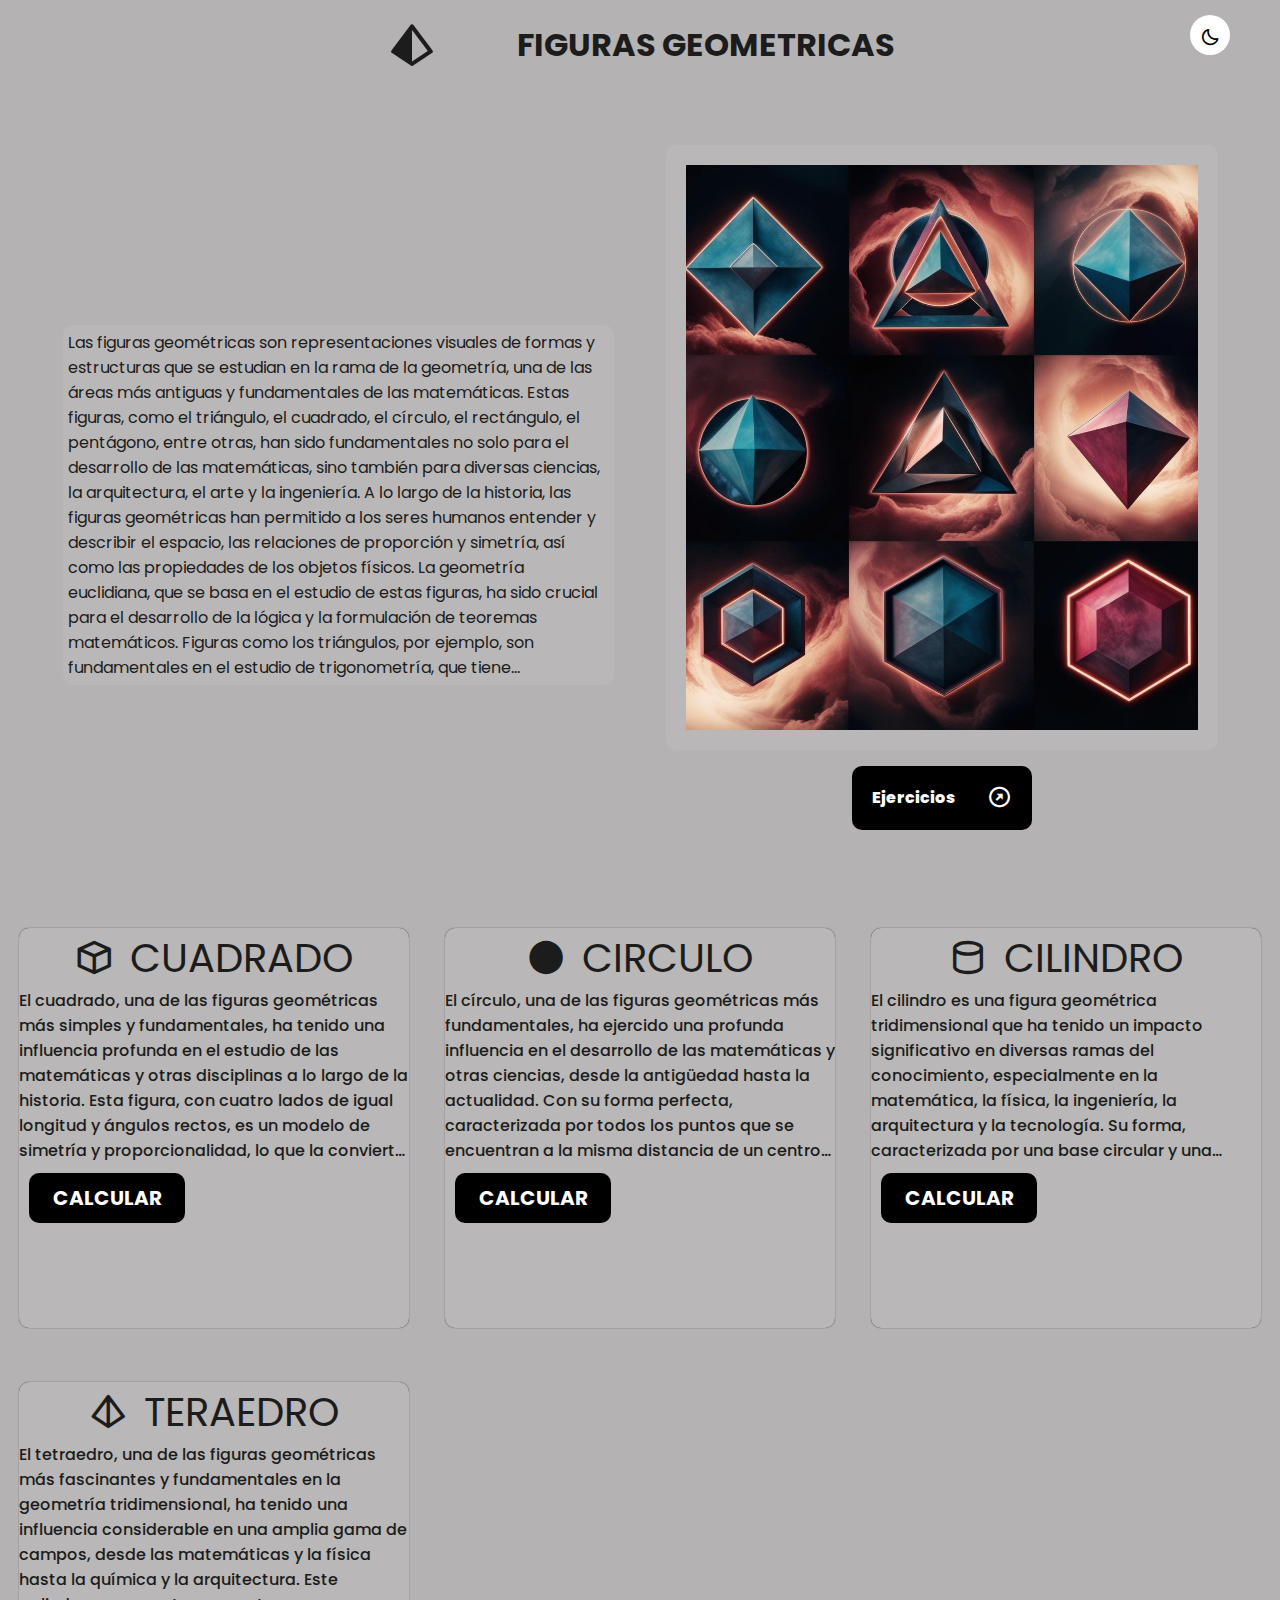
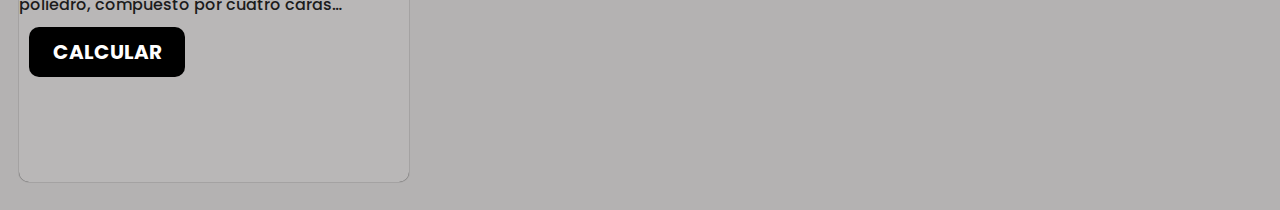
<file: index.html>
<!DOCTYPE html>
<html lang="en">
<head>
    <meta charset="UTF-8">
    <meta name="viewport" content="width=device-width, initial-scale=1.0">
    <title>Document</title>
    <link rel="stylesheet" href="/style/style.css">
    <link href='https://unpkg.com/boxicons@2.1.4/css/boxicons.min.css' rel='stylesheet'>
</head>
<body>
    <button class="darkmode">
       
            <i class='bx bx-sun sun  mode'></i>
            <i class='bx bx-moon moon mode'  ></i>
     
    </button>


    <header class="head">
        <i class='bx bxs-pyramid triangle'></i>
        <h1 class="title">FIGURAS GEOMETRICAS</h1>
    </header>
    
    <nav class="description">
        <aside class="text-description">
            <p class="des-text">
                Las figuras geométricas son representaciones visuales de formas y estructuras que se estudian en la rama de la geometría, una de las áreas más antiguas y fundamentales de las matemáticas. Estas figuras, como el triángulo, el cuadrado, el círculo, el rectángulo, el pentágono, entre otras, han sido fundamentales no solo para el desarrollo de las matemáticas, sino también para diversas ciencias, la arquitectura, el arte y la ingeniería.

A lo largo de la historia, las figuras geométricas han permitido a los seres humanos entender y describir el espacio, las relaciones de proporción y simetría, así como las propiedades de los objetos físicos. La geometría euclidiana, que se basa en el estudio de estas figuras, ha sido crucial para el desarrollo de la lógica y la formulación de teoremas matemáticos. Figuras como los triángulos, por ejemplo, son fundamentales en el estudio de trigonometría, que tiene aplicaciones en campos tan diversos como la navegación, la astronomía y la física.

La influencia de las figuras geométricas se extiende más allá de las matemáticas. En la arquitectura, las estructuras y edificios son diseñados teniendo en cuenta principios geométricos para lograr estabilidad, estética y funcionalidad. Además, en el arte, los artistas han utilizado formas geométricas para crear composiciones visualmente atractivas, como se observa en el cubismo de artistas como Pablo Picasso.

En la ciencia moderna, conceptos geométricos como la simetría, las transformaciones y los cuerpos geométricos son clave en el estudio de la física teórica, la computación gráfica y la biología. Por ejemplo, en la biología se estudian las formas geométricas presentes en organismos vivos, como las estructuras celulares, patrones de crecimiento o la disposición de las hojas en las plantas.

En resumen, las figuras geométricas no solo han sido fundamentales para el desarrollo del conocimiento matemático, sino que también han tenido un impacto profundo en diversas áreas del saber humano, proporcionando herramientas para analizar, comprender y crear en múltiples disciplinas.
            </p>
        </aside>
        <aside class="image-link">
            <img src="/img/crea una imagen de 6  figuras geométricas  como cuadrado, triangulo.jpg" alt="">
            <a href="#exer" class="link-inside"><span>Ejercicios</span> <i class='bx bx-right-top-arrow-circle row'></i></a>
        </aside>
    </nav>

    <nav class="exercise" id="exer">
        <aside class="figure1 contain">
            <div class="ti">
                <i class='bx bx-cube cuadrado icon'></i>
                <span class="tle">CUADRADO</span>
            </div>
            <p class="figure-description">
                El cuadrado, una de las figuras geométricas más simples y fundamentales, ha tenido una influencia profunda en el estudio de las matemáticas y otras disciplinas a lo largo de la historia. Esta figura, con cuatro lados de igual longitud y ángulos rectos, es un modelo de simetría y proporcionalidad, lo que la convierte en una herramienta esencial para comprender conceptos más complejos y desarrollar aplicaciones prácticas.

                En el ámbito matemático, el cuadrado ha sido clave en la geometría, especialmente en el estudio de áreas y volúmenes. La fórmula para calcular el área de un cuadrado, que se obtiene multiplicando la longitud de uno de sus lados por sí mismo, \(A = L^2\), es uno de los primeros conceptos geométricos que se enseñan a los estudiantes. Esta relación simple y directa entre el lado y el área del cuadrado introduce la idea de la potencia, un concepto central en las matemáticas. Además, el cuadrado aparece frecuentemente en problemas de álgebra, ya que las ecuaciones cuadráticas, que tienen la forma \(ax^2 + bx + c = 0\), son una de las bases del álgebra.

                El cuadrado también es esencial en la trigonometría. Por ejemplo, el teorema de Pitágoras, que establece que en un triángulo rectángulo la suma de los cuadrados de los catetos es igual al cuadrado de la hipotenusa, se aplica directamente al estudio de los cuadrados. Este teorema ha sido un pilar en la resolución de problemas geométricos y en aplicaciones prácticas en la navegación, la arquitectura y la física.

                En la arquitectura, el cuadrado es un símbolo de estabilidad y simetría. Las estructuras cuadradas han sido empleadas desde tiempos antiguos, desde el diseño de edificios hasta el trazado de ciudades. Su proporción perfecta proporciona una base sólida y equilibrada para la construcción. Además, los planos de muchos edificios, como templos y viviendas, están basados en la idea del cuadrado, lo que hace que sea una figura fundamental en el estudio de la ingeniería y el diseño arquitectónico.

                En el arte, el cuadrado también ha tenido un impacto significativo. Desde el Renacimiento hasta movimientos modernos como el cubismo, los artistas han utilizado el cuadrado como una herramienta para explorar el espacio, la proporción y la simetría. Los artistas han aprovechado las propiedades geométricas del cuadrado para crear composiciones equilibradas y armoniosas, y también para desafiar las convenciones artísticas tradicionales.

                Además, el cuadrado tiene aplicaciones en la física y otras ciencias. En la teoría de la relatividad, por ejemplo, las métricas cuadráticas juegan un papel importante al describir la curvatura del espacio-tiempo. En la biología, la disposición cuadrada de ciertos patrones, como la organización celular, también refleja la influencia de la simetría cuadrada en la naturaleza.

                En conclusión, el cuadrado, como figura geométrica, no solo tiene un lugar central en el estudio de las matemáticas, sino que también tiene un impacto duradero en múltiples disciplinas. Su simplicidad, simetría y propiedades fundamentales han permitido que sea utilizado como una base sólida para desarrollar teorías, resolver problemas prácticos y crear obras artísticas, demostrando su importancia en la evolución del conocimiento humano.
            
            </p>
            <a href="/html/Cuadrado.html" class="link-extern"><span>CALCULAR</span></a>
        
        </aside>
        <aside class="figure2 contain">
            
            <div class="ti">
                <i class='bx bxs-circle circle icon'></i>
                <span class="tle">CIRCULO</span>
            </div>
            <p class="figure-description">
                El círculo, una de las figuras geométricas más fundamentales, ha ejercido una profunda influencia en el desarrollo de las matemáticas y otras ciencias, desde la antigüedad hasta la actualidad. Con su forma perfecta, caracterizada por todos los puntos que se encuentran a la misma distancia de un centro común, el círculo es mucho más que una simple figura; es un concepto clave en diversas áreas del conocimiento.

En las matemáticas, el círculo ha sido esencial en el estudio de la geometría y el cálculo. La relación entre su radio y su circunferencia, dada por la fórmula \(C = 2\pi r\), y su área, \(A = \pi r^2\), son algunas de las primeras fórmulas que los estudiantes aprenden y aplican. Estos conceptos no solo sirven para medir, sino que también son la base para la comprensión de funciones trigonométricas, como el seno, el coseno y la tangente, que describen relaciones de ángulos y distancias en círculos. La trigonometría, a su vez, tiene aplicaciones en la navegación, la física, la ingeniería, y otras disciplinas. 

La influencia del círculo también se extiende al cálculo diferencial e integral, áreas fundamentales en las matemáticas modernas. En particular, el cálculo integral se utiliza para encontrar áreas y volúmenes de figuras que involucran círculos, como en el caso de los conos y esferas. La constante \(\pi\), que representa la relación entre la circunferencia y el diámetro de un círculo, es un número irracional que aparece en numerosos contextos matemáticos, como en la teoría de probabilidades y en la estadística.

En el ámbito de la física, el círculo tiene un papel crucial en la representación de fenómenos cíclicos y periódicos. El movimiento de los planetas alrededor del sol, las oscilaciones de un péndulo o la propagación de ondas son ejemplos de fenómenos que pueden modelarse utilizando conceptos de círculos y ángulos. Además, la mecánica de cuerpos circulares, como las ruedas y las poleas, también está profundamente relacionada con los principios geométricos del círculo.

En la arquitectura, el círculo ha sido una forma fundamental desde los tiempos antiguos. Su simetría perfecta ha sido utilizada para diseñar estructuras que buscan representar armonía y equilibrio, como en la construcción de cúpulas, iglesias y templos. Los arquitectos y diseñadores se han basado en el círculo para crear espacios que transmiten sensación de totalidad y unidad. Un ejemplo claro de esto son las rotondas, estructuras arquitectónicas circulares que facilitan el flujo y la organización del espacio.

El círculo también tiene una notable presencia en el arte. Desde las pinturas renacentistas hasta las vanguardias del siglo XX, los artistas han utilizado el círculo como una herramienta para representar el movimiento, la perfección y la conexión. El círculo es símbolo de lo infinito y lo eterno, y ha sido explorado como un elemento compositivo en muchas corrientes artísticas, como el arte abstracto, donde los círculos pueden transmitir dinamismo y fluidez.

En la biología, la forma circular es un patrón que se encuentra en diversos fenómenos naturales. Desde la estructura de las células y los organismos unicelulares hasta la disposición de los pétalos en muchas flores, la naturaleza recurre al círculo para optimizar la eficiencia y la simetría. Este patrón también es esencial en la física de la biología, como en la dinámica de fluidos que fluyen a través de tubos circulares, como las arterias en los seres humanos.

En conclusión, el círculo no es solo una figura geométrica fundamental en las matemáticas, sino que su influencia se extiende a casi todas las ramas del conocimiento humano. Desde el cálculo y la física hasta la arquitectura, el arte y la biología, el círculo se presenta como un símbolo de perfección y equilibrio, y su estudio sigue siendo crucial para el avance de las ciencias y las humanidades.
            
            </p>
            <a href="/html/circulo.html" class="link-extern"><span>CALCULAR</span></a>
        
        </aside>
        <aside class="figure3 contain">
            
            <div class="ti">
                <i class='bx bx-cylinder cilin icon' ></i>
                <span class="tle">CILINDRO</span> 
            </div>
            <p class="figure-description">
                El cilindro es una figura geométrica tridimensional que ha tenido un impacto significativo en diversas ramas del conocimiento, especialmente en la matemática, la física, la ingeniería, la arquitectura y la tecnología. Su forma, caracterizada por una base circular y una superficie lateral que la conecta de manera perpendicular, lo convierte en un objeto fundamental en el estudio de la geometría y otras disciplinas.

En el ámbito matemático, el cilindro es una figura clave para el estudio de sólidos y volúmenes. La fórmula para calcular el volumen de un cilindro, \(V = \pi r^2 h\), donde \(r\) es el radio de la base y \(h\) es la altura, es una de las primeras fórmulas de volumen que se enseñan en geometría tridimensional. Este concepto es esencial no solo para la comprensión de la geometría básica, sino también para la resolución de problemas más complejos en áreas como la ingeniería y la física. La superficie lateral de un cilindro también es relevante para el estudio de áreas y la resolución de problemas relacionados con la envoltura de cuerpos tridimensionales.

En la física, el cilindro es crucial para describir una gran variedad de fenómenos y estructuras. La forma cilíndrica se encuentra en objetos comunes como los tubos, los barriles, las pilas de presión y los cascos de los cohetes, por lo que su estudio es esencial para comprender cómo funcionan estos sistemas. Además, el cilindro tiene un papel en la dinámica de fluidos, donde se analiza cómo los líquidos o gases fluyen a través de conductos cilíndricos. Los principios relacionados con el flujo de fluidos en tubos, como la ecuación de continuidad y la ley de Poiseuille, están estrechamente ligados a la geometría del cilindro.

El cilindro también es fundamental en el campo de la ingeniería, donde se utilizan como componentes de muchas máquinas y estructuras. Desde motores hasta sistemas de transmisión de energía, el cilindro es una figura clave en la construcción de dispositivos como los pistones y los compresores. En la ingeniería civil, las columnas y pilares cilíndricos son comúnmente utilizados en la arquitectura de edificios, ya que su forma proporciona estabilidad y resistencia estructural. Además, el diseño de depósitos y tanques cilíndricos es crucial en la industria para el almacenamiento de líquidos y gases.

En el mundo de la arquitectura, el cilindro también tiene aplicaciones destacadas. Las estructuras cilíndricas, como las columnas, las torres y las cúpulas, no solo tienen una función estructural importante, sino que también tienen un fuerte valor estético. La simetría y la solidez del cilindro lo convierten en una forma preferida en el diseño de muchos edificios, especialmente en la arquitectura clásica y en la moderna. Su capacidad para distribuir uniformemente las cargas también hace que el cilindro sea una opción óptima para la construcción de grandes espacios abiertos, como auditorios o naves industriales.

El cilindro es también una figura central en la tecnología, particularmente en el diseño de maquinaria y dispositivos mecánicos. Los motores de automóviles, por ejemplo, funcionan gracias a los pistones cilíndricos que se mueven hacia arriba y hacia abajo dentro de los cilindros, transformando la energía térmica en energía mecánica. Además, los sistemas hidráulicos y neumáticos, que dependen del movimiento de fluidos a través de cilindros, son esenciales en la automatización industrial y en la fabricación de una variedad de productos.

Finalmente, en el ámbito de la informática y la computación gráfica, el cilindro es utilizado en la representación de modelos tridimensionales. El diseño y la visualización de objetos cilíndricos son fundamentales en la creación de gráficos en 3D, simulaciones virtuales y diseño asistido por computadora (CAD). En este contexto, la comprensión de las propiedades geométricas del cilindro, como su volumen, área de superficie y simetría, es esencial para crear representaciones precisas y realistas de objetos en el mundo digital.

En conclusión, el cilindro, como figura geométrica, tiene una influencia profunda y amplia en el estudio de las ciencias, las ingenierías y las artes. Desde su aplicación en la resolución de problemas geométricos hasta su presencia en la física, la arquitectura, la tecnología y la computación, el cilindro es una forma que sigue desempeñando un papel crucial en el avance del conocimiento y el desarrollo de nuevas soluciones en diversas disciplinas.
            
            </p>
            <a href="/html/cilindro.html" class="link-extern"><span>CALCULAR</span></a>
        
        </aside>
        <aside class="figure4 contain">
            
            <div class="ti">
                <i class='bx bx-pyramid tetra icon'></i>
                <span class="tle">TERAEDRO</span>
            </div>
            <p class="figure-description">
                El tetraedro, una de las figuras geométricas más fascinantes y fundamentales en la geometría tridimensional, ha tenido una influencia considerable en una amplia gama de campos, desde las matemáticas y la física hasta la química y la arquitectura. Este poliedro, compuesto por cuatro caras triangulares, ha sido clave en el estudio de la geometría, la topología, la teoría de la geometría sólida y las ciencias aplicadas.

En el ámbito de las matemáticas, el tetraedro es uno de los cinco sólidos platónicos, y su estudio es fundamental para comprender la relación entre las formas geométricas regulares y sus propiedades. Los tetraedros han sido de interés en la teoría de poliedros y en la geometría convexa debido a sus simetrías y propiedades estructurales. La fórmula para el volumen de un tetraedro, que es \(V = \frac{1}{3} \times \text{área de la base} \times \text{altura}\), es clave para entender cómo se calculan los volúmenes de poliedros más complejos. Además, el tetraedro tiene una relación directa con la teoría de la geometría proyectiva y las transformaciones espaciales, ya que sus vértices pueden servir como puntos de referencia para modelar y estudiar el espacio tridimensional.

En la física, el tetraedro ha influido en la comprensión de la estructura del espacio y las partículas subatómicas. Los físicos han utilizado el concepto de simetría tetraédrica para modelar la disposición de las partículas en ciertos tipos de materiales y moléculas. Un ejemplo de esto se puede ver en la química, donde la estructura tetraédrica es crucial en la disposición de los átomos en compuestos como el metano (\(CH_4\)), donde el átomo de carbono se encuentra en el centro de un tetraedro formado por los átomos de hidrógeno. Este modelo es fundamental para entender las propiedades de los compuestos orgánicos y las interacciones químicas.

El tetraedro también tiene un papel relevante en la teoría de grafos y en la topología. Su capacidad para ser representado de diversas maneras en el espacio tridimensional lo convierte en un objeto interesante en el estudio de redes y conexiones espaciales. En algunos modelos matemáticos de redes y estructuras, los vértices de un tetraedro pueden representar elementos interconectados, y sus caras pueden usarse para representar relaciones de proximidad o interacción entre esos elementos.

En la geometría computacional, los tetraedros se utilizan en el modelado de mallas tridimensionales. Las mallas de tetraedros son esenciales en simulaciones numéricas, como las que se realizan en el análisis de elementos finitos (FEA) para resolver problemas en ingeniería, como la deformación de estructuras o la propagación del calor. Este uso de tetraedros permite la división de un espacio tridimensional en volúmenes pequeños, lo que facilita el cálculo de soluciones aproximadas en sistemas complejos.

En arquitectura y diseño, la estructura tetraédrica ha sido explorada como un patrón de eficiencia y estabilidad. Aunque no es tan común como otras formas, el tetraedro y sus variantes se han utilizado en el diseño de estructuras ligeras, como en las construcciones geodésicas de Buckminster Fuller. Los tetraedros pueden combinarse para formar estructuras que maximizan la resistencia utilizando un mínimo de material, lo que los hace ideales para proyectos arquitectónicos sostenibles y futuristas.

El tetraedro también tiene un valor simbólico en varias disciplinas. En la filosofía y la espiritualidad, a menudo se asocia con el equilibrio y la armonía debido a su estructura simétrica. En la geometría sagrada, se considera una figura que representa la creación y el equilibrio cósmico. Su simplicidad y su conexión con otras formas geométricas más complejas, como el octaedro y el cubo, lo convierten en un símbolo de la perfección en el estudio de la geometría.

En conclusión, el tetraedro, aunque es una figura relativamente simple en términos de su estructura básica, tiene un impacto profundo en múltiples áreas del conocimiento. Su presencia en las matemáticas, la física, la química, la arquitectura y la tecnología lo convierte en un objeto de estudio clave para comprender la estructura del espacio y las interacciones de las partículas. Su simplicidad y simetría lo convierten en una figura fundamental para el desarrollo de teorías, modelos y soluciones en diversas disciplinas científicas y aplicadas.
            
            </p>
            <a href="/html/tetraedro.html" class="link-extern"><span>CALCULAR</span></a>
        
        </aside>
    </nav>
    <script src="/script/darkmode.js"></script>
    <script src="/script/motions.js" defer></script>
</body>
</html>
</file>
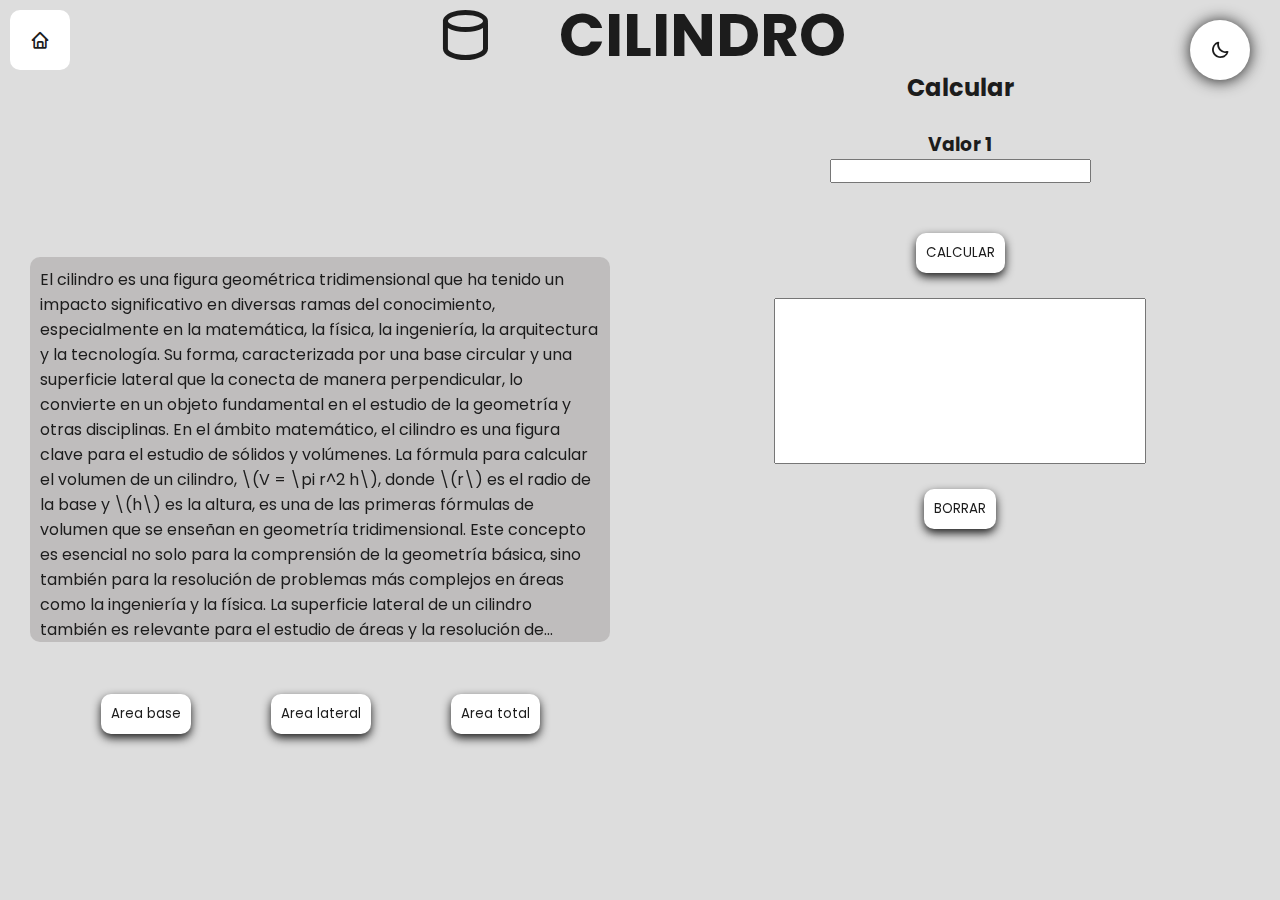
<file: html/cilindro.html>
<!DOCTYPE html>
<html lang="en">
<head>
    <meta charset="UTF-8">
    <meta name="viewport" content="width=device-width, initial-scale=1.0">
    <title>Cuadrado</title>
    <link href='https://unpkg.com/boxicons@2.1.4/css/boxicons.min.css' rel='stylesheet'>
    <link rel="stylesheet" href="/style/figuras.css">
</head>
<body>
    <a href="/index.html" class="reresar " >
        <i class='bx bx-home hom '></i>
        <p class="text">Home</p>
    </a>
    <button class="darkmode">
        <div class="icons">
            <i class='bx bx-sun sun  mode'></i>
            <i class='bx bx-moon moon mode'  ></i>
        </div>
    </button>
    <nav class="title">
        <i class='bx bx-cylinder logo'></i>
        <h1>CILINDRO</h1>
    </nav>

    <nav class="content">
        <aside class="descrip">
            <p class="des">
                El cilindro es una figura geométrica tridimensional que ha tenido un impacto significativo en diversas ramas del conocimiento, especialmente en la matemática, la física, la ingeniería, la arquitectura y la tecnología. Su forma, caracterizada por una base circular y una superficie lateral que la conecta de manera perpendicular, lo convierte en un objeto fundamental en el estudio de la geometría y otras disciplinas.

                En el ámbito matemático, el cilindro es una figura clave para el estudio de sólidos y volúmenes. La fórmula para calcular el volumen de un cilindro, \(V = \pi r^2 h\), donde \(r\) es el radio de la base y \(h\) es la altura, es una de las primeras fórmulas de volumen que se enseñan en geometría tridimensional. Este concepto es esencial no solo para la comprensión de la geometría básica, sino también para la resolución de problemas más complejos en áreas como la ingeniería y la física. La superficie lateral de un cilindro también es relevante para el estudio de áreas y la resolución de problemas relacionados con la envoltura de cuerpos tridimensionales.
                
                En la física, el cilindro es crucial para describir una gran variedad de fenómenos y estructuras. La forma cilíndrica se encuentra en objetos comunes como los tubos, los barriles, las pilas de presión y los cascos de los cohetes, por lo que su estudio es esencial para comprender cómo funcionan estos sistemas. Además, el cilindro tiene un papel en la dinámica de fluidos, donde se analiza cómo los líquidos o gases fluyen a través de conductos cilíndricos. Los principios relacionados con el flujo de fluidos en tubos, como la ecuación de continuidad y la ley de Poiseuille, están estrechamente ligados a la geometría del cilindro.
                
                El cilindro también es fundamental en el campo de la ingeniería, donde se utilizan como componentes de muchas máquinas y estructuras. Desde motores hasta sistemas de transmisión de energía, el cilindro es una figura clave en la construcción de dispositivos como los pistones y los compresores. En la ingeniería civil, las columnas y pilares cilíndricos son comúnmente utilizados en la arquitectura de edificios, ya que su forma proporciona estabilidad y resistencia estructural. Además, el diseño de depósitos y tanques cilíndricos es crucial en la industria para el almacenamiento de líquidos y gases.
                
                En el mundo de la arquitectura, el cilindro también tiene aplicaciones destacadas. Las estructuras cilíndricas, como las columnas, las torres y las cúpulas, no solo tienen una función estructural importante, sino que también tienen un fuerte valor estético. La simetría y la solidez del cilindro lo convierten en una forma preferida en el diseño de muchos edificios, especialmente en la arquitectura clásica y en la moderna. Su capacidad para distribuir uniformemente las cargas también hace que el cilindro sea una opción óptima para la construcción de grandes espacios abiertos, como auditorios o naves industriales.
                
                El cilindro es también una figura central en la tecnología, particularmente en el diseño de maquinaria y dispositivos mecánicos. Los motores de automóviles, por ejemplo, funcionan gracias a los pistones cilíndricos que se mueven hacia arriba y hacia abajo dentro de los cilindros, transformando la energía térmica en energía mecánica. Además, los sistemas hidráulicos y neumáticos, que dependen del movimiento de fluidos a través de cilindros, son esenciales en la automatización industrial y en la fabricación de una variedad de productos.
                
                Finalmente, en el ámbito de la informática y la computación gráfica, el cilindro es utilizado en la representación de modelos tridimensionales. El diseño y la visualización de objetos cilíndricos son fundamentales en la creación de gráficos en 3D, simulaciones virtuales y diseño asistido por computadora (CAD). En este contexto, la comprensión de las propiedades geométricas del cilindro, como su volumen, área de superficie y simetría, es esencial para crear representaciones precisas y realistas de objetos en el mundo digital.
                
                En conclusión, el cilindro, como figura geométrica, tiene una influencia profunda y amplia en el estudio de las ciencias, las ingenierías y las artes. Desde su aplicación en la resolución de problemas geométricos hasta su presencia en la física, la arquitectura, la tecnología y la computación, el cilindro es una forma que sigue desempeñando un papel crucial en el avance del conocimiento y el desarrollo de nuevas soluciones en diversas disciplinas.
                            
            </p>
            <aside class="buttons">
                <button class="btn1 btns">Area base</button>
                <button class="btn2 btns">Area lateral</button>
                <button class="btn3 btns">Area total</button>
            </aside>
        </aside>
        <aside class="calc">
            <h2>Calcular</h2>
            <br>
            <!--------------------------------------------->
            <section class="areaT">
                <div class="area-base">
                    <h2>Area base</h2>
                    <br>
                    <h3>Radio </h3>
                    <input type="number" class="val3">
                </div>
                <div class="area-lateral">
                    <h2>Area lateral</h2>
                    <br>
                    <h3>Radio</h3>
                    <input type="number" class="val4">
                    <br>
                    <h3>Altura</h3>
                    <input type="number" class="val5">
                </div>
            </section>

            <!--------------------------------------------------------->
            <h3 class="subt1" >Valor 1</h3>
            <input type="number" class="val1">
            <br>
            <h3 class="subt2">Valor2</h3>
            <input type="number" class="val2">
            <br>
            <button class="calcular btns">   CALCULAR</button>
            <br>
            <input type="textarea" readonly class="respuesta">
            <br>
            <button class="borrar btns">BORRAR</button>
        </aside>
        
    </nav>
    <script src="/script/darkmode2.js" defer></script>
    <script src="/script/cilindro.js"></script>
</body>
</html>
</file>
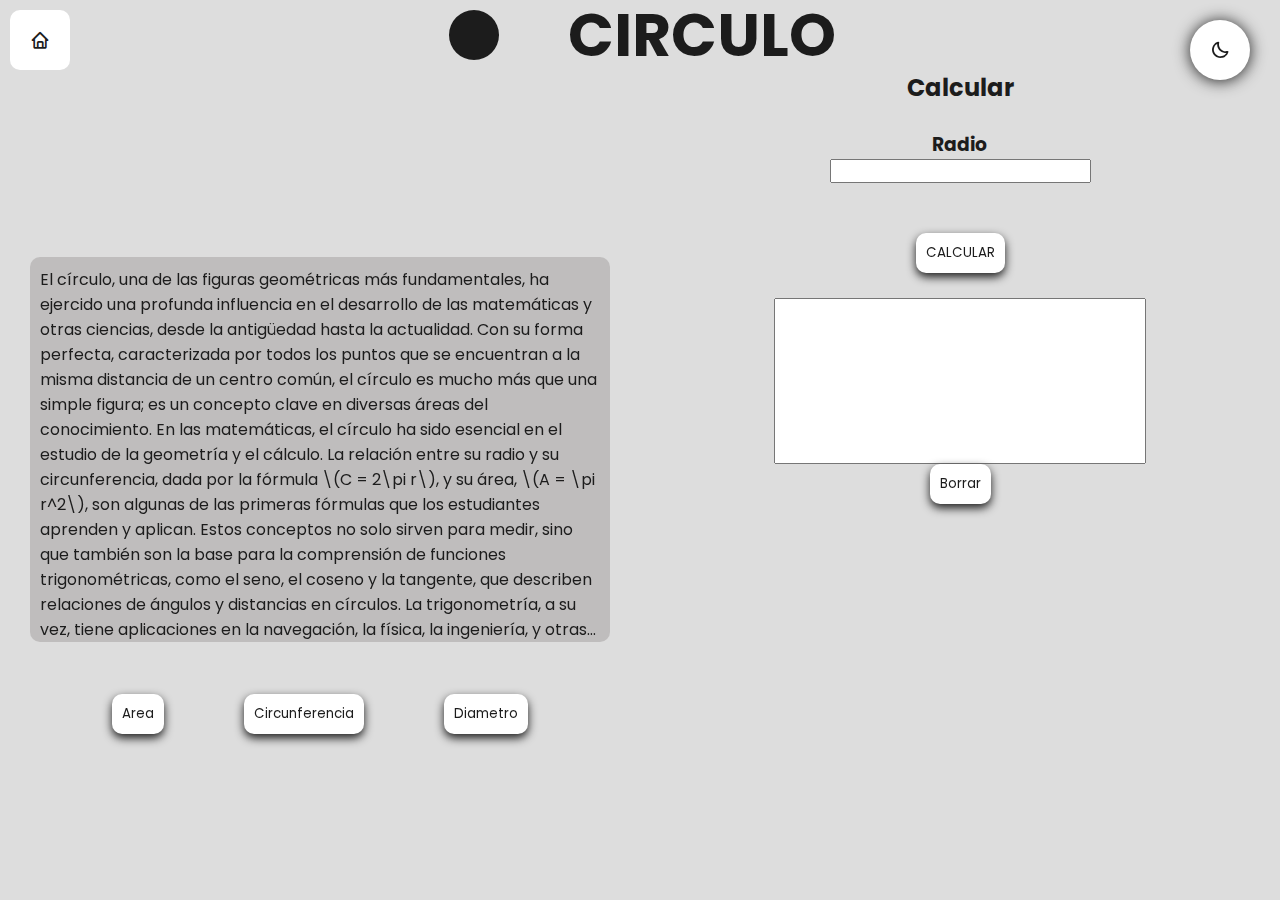
<file: html/circulo.html>
<!DOCTYPE html>
<html lang="en">
<head>
    <meta charset="UTF-8">
    <meta name="viewport" content="width=device-width, initial-scale=1.0">
    <title>Cuadrado</title>
    <link href='https://unpkg.com/boxicons@2.1.4/css/boxicons.min.css' rel='stylesheet'>
    <link rel="stylesheet" href="/style/figuras.css">
</head>
<body>
    <a href="/index.html" class="reresar " >
        <i class='bx bx-home hom '></i>
        <p class="text">Home</p>
    </a>
    <button class="darkmode">
        <div class="icons">
            <i class='bx bx-sun sun  mode'></i>
            <i class='bx bx-moon moon mode'  ></i>
        </div>
    </button>
    <nav class="title">
        <i class='bx bxs-circle  logo'></i>
        <h1>CIRCULO</h1>
    </nav>

    <nav class="content">
        <aside class="descrip">
            <p class="des">
                El círculo, una de las figuras geométricas más fundamentales, ha ejercido una profunda influencia en el desarrollo de las matemáticas y otras ciencias, desde la antigüedad hasta la actualidad. Con su forma perfecta, caracterizada por todos los puntos que se encuentran a la misma distancia de un centro común, el círculo es mucho más que una simple figura; es un concepto clave en diversas áreas del conocimiento.

                En las matemáticas, el círculo ha sido esencial en el estudio de la geometría y el cálculo. La relación entre su radio y su circunferencia, dada por la fórmula \(C = 2\pi r\), y su área, \(A = \pi r^2\), son algunas de las primeras fórmulas que los estudiantes aprenden y aplican. Estos conceptos no solo sirven para medir, sino que también son la base para la comprensión de funciones trigonométricas, como el seno, el coseno y la tangente, que describen relaciones de ángulos y distancias en círculos. La trigonometría, a su vez, tiene aplicaciones en la navegación, la física, la ingeniería, y otras disciplinas. 
                
                La influencia del círculo también se extiende al cálculo diferencial e integral, áreas fundamentales en las matemáticas modernas. En particular, el cálculo integral se utiliza para encontrar áreas y volúmenes de figuras que involucran círculos, como en el caso de los conos y esferas. La constante \(\pi\), que representa la relación entre la circunferencia y el diámetro de un círculo, es un número irracional que aparece en numerosos contextos matemáticos, como en la teoría de probabilidades y en la estadística.
                
                En el ámbito de la física, el círculo tiene un papel crucial en la representación de fenómenos cíclicos y periódicos. El movimiento de los planetas alrededor del sol, las oscilaciones de un péndulo o la propagación de ondas son ejemplos de fenómenos que pueden modelarse utilizando conceptos de círculos y ángulos. Además, la mecánica de cuerpos circulares, como las ruedas y las poleas, también está profundamente relacionada con los principios geométricos del círculo.
                
                En la arquitectura, el círculo ha sido una forma fundamental desde los tiempos antiguos. Su simetría perfecta ha sido utilizada para diseñar estructuras que buscan representar armonía y equilibrio, como en la construcción de cúpulas, iglesias y templos. Los arquitectos y diseñadores se han basado en el círculo para crear espacios que transmiten sensación de totalidad y unidad. Un ejemplo claro de esto son las rotondas, estructuras arquitectónicas circulares que facilitan el flujo y la organización del espacio.
                
                El círculo también tiene una notable presencia en el arte. Desde las pinturas renacentistas hasta las vanguardias del siglo XX, los artistas han utilizado el círculo como una herramienta para representar el movimiento, la perfección y la conexión. El círculo es símbolo de lo infinito y lo eterno, y ha sido explorado como un elemento compositivo en muchas corrientes artísticas, como el arte abstracto, donde los círculos pueden transmitir dinamismo y fluidez.
                
                En la biología, la forma circular es un patrón que se encuentra en diversos fenómenos naturales. Desde la estructura de las células y los organismos unicelulares hasta la disposición de los pétalos en muchas flores, la naturaleza recurre al círculo para optimizar la eficiencia y la simetría. Este patrón también es esencial en la física de la biología, como en la dinámica de fluidos que fluyen a través de tubos circulares, como las arterias en los seres humanos.
                
                En conclusión, el círculo no es solo una figura geométrica fundamental en las matemáticas, sino que su influencia se extiende a casi todas las ramas del conocimiento humano. Desde el cálculo y la física hasta la arquitectura, el arte y la biología, el círculo se presenta como un símbolo de perfección y equilibrio, y su estudio sigue siendo crucial para el avance de las ciencias y las humanidades.
                            
            
            </p>
            <aside class="buttons">
                <button class="btn1 btns">Area</button>
                <button class="btn2 btns">Circunferencia</button>
                <button class="btn3 btns">Diametro</button>
            </aside>
        </aside>
        <aside class="calc">
            <h2>Calcular</h2>
            <br>
            <h3 >Radio</h3>
            <input class="val" type="number">
            <br>
            <br>
            <button class="calcular btns">   CALCULAR</button>
            <br>
            
            <input type="text" readonly class="respuesta">
            <button class="borrar btns">Borrar</button>

        </aside>
    </nav>

    <script src="/script/circulo.js"></script>
    <script src="/script/darkmode2.js" defer></script>
</body>
</html>
</file>
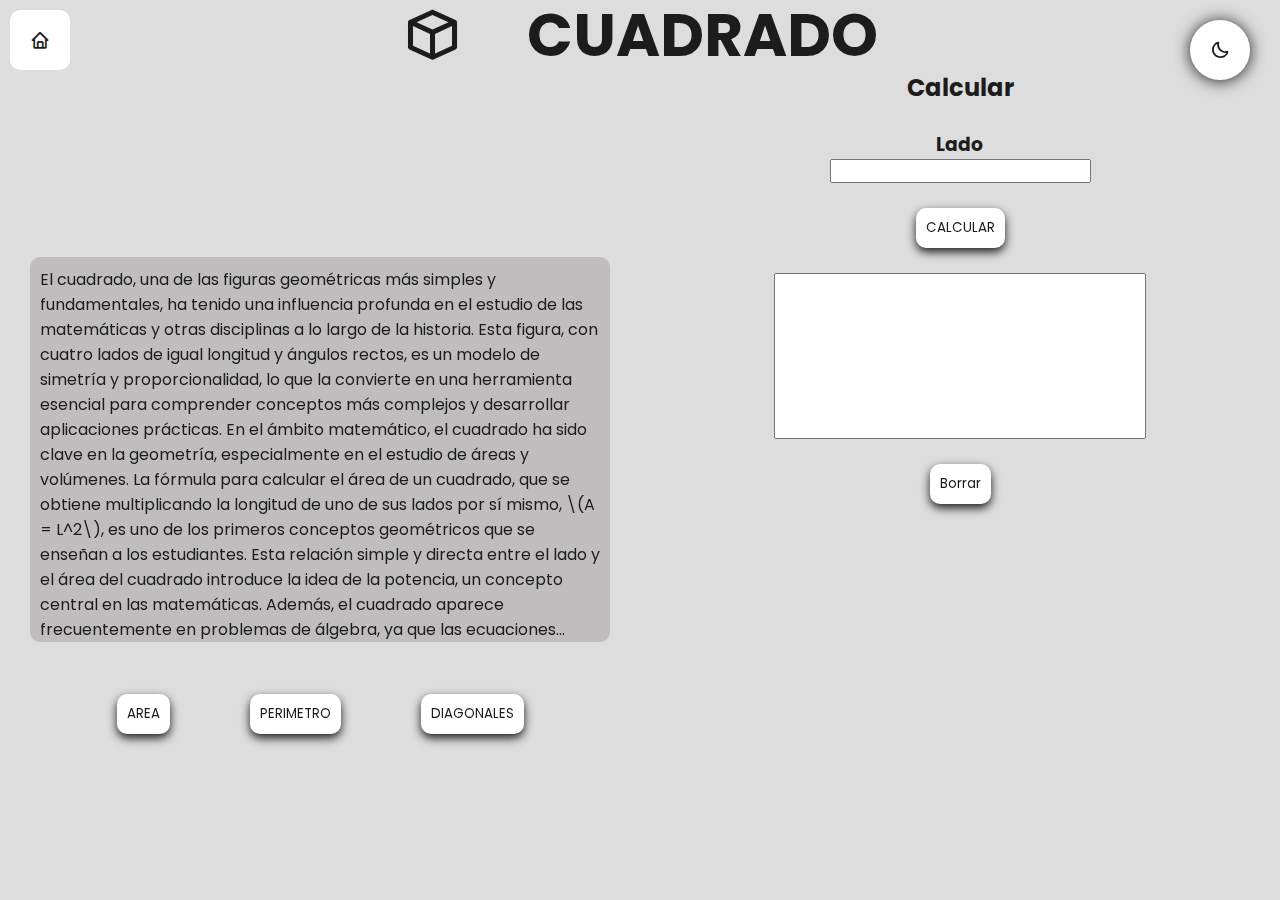
<file: html/Cuadrado.html>
<!DOCTYPE html>
<html lang="en">
<head>
    <meta charset="UTF-8">
    <meta name="viewport" content="width=device-width, initial-scale=1.0">
    <title>Cuadrado</title>
    <link href='https://unpkg.com/boxicons@2.1.4/css/boxicons.min.css' rel='stylesheet'>
    <link rel="stylesheet" href="/style/figuras.css">
</head>
<body>
    <a href="/index.html" class="reresar " >
        <i class='bx bx-home hom '></i>
        <p class="text">Home</p>
    </a>
    <button class="darkmode">
        <div class="icons">
            <i class='bx bx-sun sun  mode'></i>
            <i class='bx bx-moon moon mode'  ></i>
        </div>
    </button>
    <nav class="title">
        <i class='bx bx-cube logo'></i>
        <h1>CUADRADO</h1>
    </nav>

    <nav class="content">
        <aside class="descrip">
            <p class="des">
                El cuadrado, una de las figuras geométricas más simples y fundamentales, ha tenido una influencia profunda en el estudio de las matemáticas y otras disciplinas a lo largo de la historia. Esta figura, con cuatro lados de igual longitud y ángulos rectos, es un modelo de simetría y proporcionalidad, lo que la convierte en una herramienta esencial para comprender conceptos más complejos y desarrollar aplicaciones prácticas.

                En el ámbito matemático, el cuadrado ha sido clave en la geometría, especialmente en el estudio de áreas y volúmenes. La fórmula para calcular el área de un cuadrado, que se obtiene multiplicando la longitud de uno de sus lados por sí mismo, \(A = L^2\), es uno de los primeros conceptos geométricos que se enseñan a los estudiantes. Esta relación simple y directa entre el lado y el área del cuadrado introduce la idea de la potencia, un concepto central en las matemáticas. Además, el cuadrado aparece frecuentemente en problemas de álgebra, ya que las ecuaciones cuadráticas, que tienen la forma \(ax^2 + bx + c = 0\), son una de las bases del álgebra.

                El cuadrado también es esencial en la trigonometría. Por ejemplo, el teorema de Pitágoras, que establece que en un triángulo rectángulo la suma de los cuadrados de los catetos es igual al cuadrado de la hipotenusa, se aplica directamente al estudio de los cuadrados. Este teorema ha sido un pilar en la resolución de problemas geométricos y en aplicaciones prácticas en la navegación, la arquitectura y la física.

                En la arquitectura, el cuadrado es un símbolo de estabilidad y simetría. Las estructuras cuadradas han sido empleadas desde tiempos antiguos, desde el diseño de edificios hasta el trazado de ciudades. Su proporción perfecta proporciona una base sólida y equilibrada para la construcción. Además, los planos de muchos edificios, como templos y viviendas, están basados en la idea del cuadrado, lo que hace que sea una figura fundamental en el estudio de la ingeniería y el diseño arquitectónico.

                En el arte, el cuadrado también ha tenido un impacto significativo. Desde el Renacimiento hasta movimientos modernos como el cubismo, los artistas han utilizado el cuadrado como una herramienta para explorar el espacio, la proporción y la simetría. Los artistas han aprovechado las propiedades geométricas del cuadrado para crear composiciones equilibradas y armoniosas, y también para desafiar las convenciones artísticas tradicionales.

                Además, el cuadrado tiene aplicaciones en la física y otras ciencias. En la teoría de la relatividad, por ejemplo, las métricas cuadráticas juegan un papel importante al describir la curvatura del espacio-tiempo. En la biología, la disposición cuadrada de ciertos patrones, como la organización celular, también refleja la influencia de la simetría cuadrada en la naturaleza.

                En conclusión, el cuadrado, como figura geométrica, no solo tiene un lugar central en el estudio de las matemáticas, sino que también tiene un impacto duradero en múltiples disciplinas. Su simplicidad, simetría y propiedades fundamentales han permitido que sea utilizado como una base sólida para desarrollar teorías, resolver problemas prácticos y crear obras artísticas, demostrando su importancia en la evolución del conocimiento humano.
            
            
            </p>
            <aside class="buttons">
                <button class="btn1 btns">AREA</button>
                <button class="btn2 btns">PERIMETRO</button>
                <button class="btn3 btns">DIAGONALES</button>
            </aside>
        </aside>
        <aside class="calc">
            <h2>Calcular</h2>
            <br>
            <h3 class="subt1"> Lado</h3> 
            <input type="number " class="val1">
            
            <br>
            <button class="calcular btns">   CALCULAR</button>
            <br>
            <input type="text" readonly class="respuesta">
            <br>
            <button class="borrar btns">Borrar</button>
        </aside>
    </nav>
    <script src="/script/Cuadrado.js"></script>
    <script src="/script/darkmode2.js" defer></script>
</body>
</html>
</file>
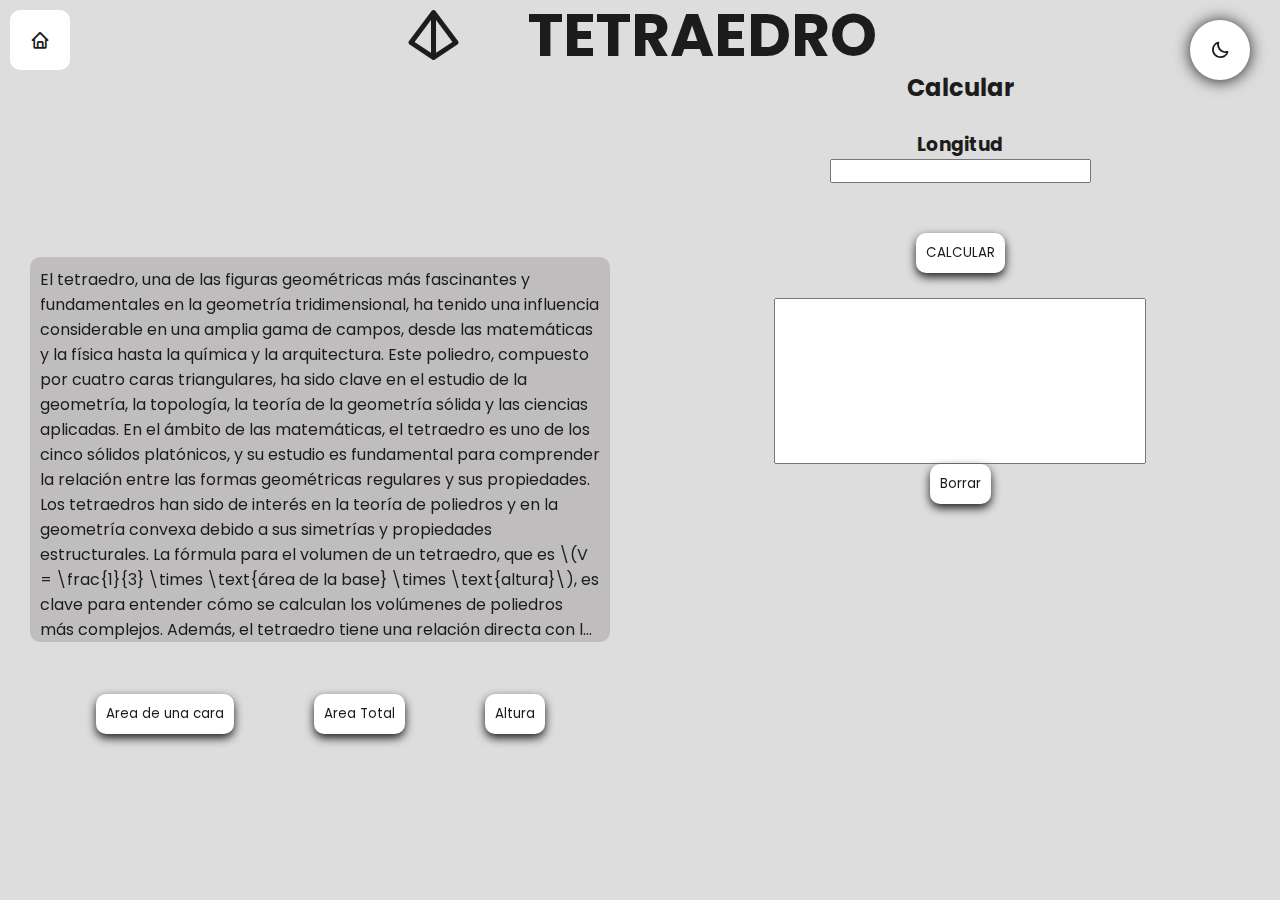
<file: html/tetraedro.html>
<!DOCTYPE html>
<html lang="en">
<head>
    <meta charset="UTF-8">
    <meta name="viewport" content="width=device-width, initial-scale=1.0">
    <title>Cuadrado</title>
    <link href='https://unpkg.com/boxicons@2.1.4/css/boxicons.min.css' rel='stylesheet'>
    <link rel="stylesheet" href="/style/figuras.css">
</head>
<body>
    <a href="/index.html" class="reresar " >
        <i class='bx bx-home hom '></i>
        <p class="text">Home</p>
    </a>
    <button class="darkmode">
        <div class="icons">
            <i class='bx bx-sun sun  mode'></i>
            <i class='bx bx-moon moon mode'  ></i>
        </div>
    </button>
    <nav class="title">
        <i class='bx bx-pyramid logo'></i>
        <h1>TETRAEDRO</h1>
    </nav>

    <nav class="content">
        <aside class="descrip">
            <p class="des">
                El tetraedro, una de las figuras geométricas más fascinantes y fundamentales en la geometría tridimensional, ha tenido una influencia considerable en una amplia gama de campos, desde las matemáticas y la física hasta la química y la arquitectura. Este poliedro, compuesto por cuatro caras triangulares, ha sido clave en el estudio de la geometría, la topología, la teoría de la geometría sólida y las ciencias aplicadas.

En el ámbito de las matemáticas, el tetraedro es uno de los cinco sólidos platónicos, y su estudio es fundamental para comprender la relación entre las formas geométricas regulares y sus propiedades. Los tetraedros han sido de interés en la teoría de poliedros y en la geometría convexa debido a sus simetrías y propiedades estructurales. La fórmula para el volumen de un tetraedro, que es \(V = \frac{1}{3} \times \text{área de la base} \times \text{altura}\), es clave para entender cómo se calculan los volúmenes de poliedros más complejos. Además, el tetraedro tiene una relación directa con la teoría de la geometría proyectiva y las transformaciones espaciales, ya que sus vértices pueden servir como puntos de referencia para modelar y estudiar el espacio tridimensional.

En la física, el tetraedro ha influido en la comprensión de la estructura del espacio y las partículas subatómicas. Los físicos han utilizado el concepto de simetría tetraédrica para modelar la disposición de las partículas en ciertos tipos de materiales y moléculas. Un ejemplo de esto se puede ver en la química, donde la estructura tetraédrica es crucial en la disposición de los átomos en compuestos como el metano (\(CH_4\)), donde el átomo de carbono se encuentra en el centro de un tetraedro formado por los átomos de hidrógeno. Este modelo es fundamental para entender las propiedades de los compuestos orgánicos y las interacciones químicas.

El tetraedro también tiene un papel relevante en la teoría de grafos y en la topología. Su capacidad para ser representado de diversas maneras en el espacio tridimensional lo convierte en un objeto interesante en el estudio de redes y conexiones espaciales. En algunos modelos matemáticos de redes y estructuras, los vértices de un tetraedro pueden representar elementos interconectados, y sus caras pueden usarse para representar relaciones de proximidad o interacción entre esos elementos.

En la geometría computacional, los tetraedros se utilizan en el modelado de mallas tridimensionales. Las mallas de tetraedros son esenciales en simulaciones numéricas, como las que se realizan en el análisis de elementos finitos (FEA) para resolver problemas en ingeniería, como la deformación de estructuras o la propagación del calor. Este uso de tetraedros permite la división de un espacio tridimensional en volúmenes pequeños, lo que facilita el cálculo de soluciones aproximadas en sistemas complejos.

En arquitectura y diseño, la estructura tetraédrica ha sido explorada como un patrón de eficiencia y estabilidad. Aunque no es tan común como otras formas, el tetraedro y sus variantes se han utilizado en el diseño de estructuras ligeras, como en las construcciones geodésicas de Buckminster Fuller. Los tetraedros pueden combinarse para formar estructuras que maximizan la resistencia utilizando un mínimo de material, lo que los hace ideales para proyectos arquitectónicos sostenibles y futuristas.

El tetraedro también tiene un valor simbólico en varias disciplinas. En la filosofía y la espiritualidad, a menudo se asocia con el equilibrio y la armonía debido a su estructura simétrica. En la geometría sagrada, se considera una figura que representa la creación y el equilibrio cósmico. Su simplicidad y su conexión con otras formas geométricas más complejas, como el octaedro y el cubo, lo convierten en un símbolo de la perfección en el estudio de la geometría.

En conclusión, el tetraedro, aunque es una figura relativamente simple en términos de su estructura básica, tiene un impacto profundo en múltiples áreas del conocimiento. Su presencia en las matemáticas, la física, la química, la arquitectura y la tecnología lo convierte en un objeto de estudio clave para comprender la estructura del espacio y las interacciones de las partículas. Su simplicidad y simetría lo convierten en una figura fundamental para el desarrollo de teorías, modelos y soluciones en diversas disciplinas científicas y aplicadas.
            
            
            </p>
            <aside class="buttons">
                <button class="btn1 btns">Area de una cara</button>
                <button class="btn2 btns">Area Total</button>
                <button class="btn3 btns">Altura</button>
            </aside>
        </aside>
        <aside class="calc">
            <h2>Calcular</h2>
            <br>
            <h3 >Longitud</h3>
            <input type="number" class="val1">
            <br>
            
            <br>
            <button class="calcular btns">   CALCULAR</button>
            <br>
            <input type="textarea" readonly class="respuesta">
            <button class="borrar btns">Borrar</button>

        </aside>
    </nav>
    <script src="/script/tetraedro.js"></script>
    <script src="/script/darkmode2.js" defer></script>
</body>
</html>
</file>
<file: style/style.css>
@import url('https://fonts.googleapis.com/css2?family=Poppins:wght@200;300;400;500;600;700;800;900&display=swap');

*{
    margin: 0;
    font-family: "Poppins", serif;
    padding: 0;
    box-sizing: border-box;
    scroll-behavior: smooth;
}
/*raiz*/
:root{
    /*colors*/
    --body-color:#b4b2b2;
    --color-tra:#ffffff13;
    --color-text:#1c1c1c;
    --color-basis:#000;
    --colortext-button:#fff;
}

/**/
body{
    background: var(--body-color);
    display: grid;
    grid-template-rows: 90px auto auto;
    grid-template-areas:
    "head"
    "des"
    "ex"
    ;
    transition:all 1s ease;

}
body.darkm{
    --body-color:#000;
    --color-tra:#ffffff1a;
    --color-text:#FFF;
    --color-basis:#302e2e;
    --colortext-button:#fff;
    transition:all 1s;
}
/*Header*/
.head{
    grid-area: head;
    margin: 5px;
    border-radius: 10px;
    display: flex;
    flex-direction: row;
    align-items: center;
    justify-content: center;
    gap: 5rem;
    white-space: nowrap;
}
.head.translate .title{
    transform: translateY(0);
    opacity: 1;
}
.head.translate .triangle{
    opacity: 1;
    scale: 1;
}
.title{
    opacity: 0;
    white-space: nowrap;
    color: var(--color-text);
    transition:all 1s ease ;
    transform: translateY(-150%);
}
.triangle{
    font-size: 50px;
    color: var(--color-text);
    transition:all .8s ease .5s;
    scale: .5;
    opacity: 0;
}
























/*__________________-*/
/*description*/
.description{
    grid-area: des;
    height: calc(100vh - 100px);
    margin: 5px;
    display: flex;
    align-items: center;
    justify-content: center;
    flex-direction: row;
    border-radius: 10px;
    gap: 2rem;
    overflow: hidden;
}

.description.despla .text-description{ 
    left: 0;
    opacity: 1;
}








.text-description{
    width: 45%;
    height: 90%;
    position: relative;
    position: relative;
    left: -100%;
    opacity: 0;
    transition: 1.5s ease-in-out .2s;
}

.des-text{
    display: -webkit-box;
    -webkit-line-clamp: 14;
    -webkit-box-orient: vertical;
    overflow: hidden;
    margin: 10px;
    position: absolute;
    top: 50%;
    transform: translateY(-50%);
    background: var(--color-tra);
    padding: 5px;
    color: var(--color-text);
    border-radius: 10px;
    transition:all .5s ease;
}
.image-link{
    width: 45%;
    height: 90%;
    display: flex;
    align-items: center;
    justify-content: space-evenly;
    flex-direction: column;
    gap: 1rem;
    
    padding: 10px;
}


.description.despla .image-link img{
    opacity: 1;
}


.image-link img{
    width: 100%;
    object-fit: cover;
    transition:all .5s ease;
    background: var(--color-tra);
    height: calc(100% - 80px);
    padding: 20px;
    border-radius: 10px;
    opacity: 0;
    transition: 1s ease-in-out .7s;
}


.description.despla .link-inside{
    right: 0;

}
.link-inside{
    background: var(--color-basis);
    padding: 20px;
    max-width: 400px;
    text-align: center;
    text-decoration: none;
    color: var(--colortext-button);
    margin:0px 0px  15px 0px;
    border-radius: 10px;
    display: flex;
    align-items: center;
    justify-content: center;
    gap: 2rem;
    position: relative;
    overflow: hidden;
    transition:all 1s ease 2s;
    right:  -100%;
}
.link-inside::after{
    content: "";
    position: absolute;
    background: #17c534;
    top: 0;
    left: -100%;
    width: 100%;
    height: 100%;
    z-index: 1;
    border-radius: 10px;
    transition: .3s ease;
}
.row{
    font-size: 25px;
    transition: .2s;
    z-index: 100;
}
.link-inside span{
    z-index: 100;
    transition: .2s;
    font-weight: 800;
}
.link-inside:hover span{
    color: var(--color-text);
}
.link-inside:hover .row{
    transform: rotate(132deg);
    color: var(--color-text);
}
.link-inside:hover::after{
    left: 0;
}
.link-inside:active{
    scale: .9;
}






















/*____________________----*/
/*Ejercicios*/
.exercise{
    grid-area: ex;
    min-height: 100vh;
    margin: 5px;
    border-radius: 10px;
    display: grid;
    grid-template-columns: repeat(auto-fit,
    minmax(390px,1fr));
    gap: .5rem;
    align-items: center;
    justify-content: center;
    margin: 5px;
}
.contain{
    width: 390px;
    height: 400px;
    margin: auto;
    display: flex;
    flex-direction: column;
    box-shadow: 0 0 1px var(--color-text);
    border-radius: 10px;
    transition:all 1s ease;
    background: var(--color-tra);
}
.icon{
    color: var(--color-text);
    font-size: 40px;
    transition:all .5s ease;
}
.figure-description{
    font-weight: 500;
    color: var(--color-text);
    transition:all .5s ease;
    display: -webkit-box;
    -webkit-line-clamp: 7;
    -webkit-box-orient: vertical;
    overflow: hidden;
}
.link-extern{
    background: var(--color-basis);
    padding: 10px;
    width: 40%;
    text-decoration: none;
    color: var(--colortext-button);
    border-radius: 10px;
    margin: 10px;
    display: flex;
    align-items: center;
    justify-content: center;
    position: relative;
    overflow: hidden;
    transition: .3s;
}
.link-extern span{
    font-size: 20px;
    z-index: 100;
    font-weight: 700;
}
.link-extern::after{
    content: "";
    position: absolute;
    width: 120%;
    height: 360%;
    background: #0ac083;
    border-radius: 50%;
    top: -400%;
    transition: .5s;
 
}
.link-extern:hover::after{
    top:-100%;
}
.link-extern:active{
    scale: .9;
}
.link-extern:hover{
    color: var(--color-text);
}
/*______*/

/*Darkmode*/
.darkmode{
    position: fixed;
    right:50px ;    
    background: #FFF;
    top: 15px;
    display: flex;
    align-items: center;
    padding: 20px;
    border: none;
    border-radius: 50%;
    cursor: pointer;
    z-index: 1000;
}
body.darkm .sun{
    opacity: 1;
}
body.darkm .moon{
    opacity: 0;
}
.mode{
    position: absolute;
    top: 30%;
    left: 50%;
    font-size: 20px;
    transform: translateY(-50%);
    transform: translateX(-50%);
}
.sun{
    opacity: 0;
}
/*_____________________---*/


.ti{
    display: flex;
    align-items: center;
    justify-content: center;
    gap: 1rem;
}
.tle{
    color: var(--color-text);
    font-size: 40px;
    transition:all .5s ease;
}  





/*______________________--*/
.exercise.aparecer .contain{
    transform: translateX(0);
}
.contain{
    transform: translateX(0px);
}

.figure3{
    transition-delay: 1s;
}



/*_______________________*/
</file>
<file: style/figuras.css>
@import url('https://fonts.googleapis.com/css2?family=Poppins:wght@200;300;400;500;600;700;800;900&display=swap');

*{
    margin: 0;
    padding: 0;
    box-sizing: border-box;
    font-family: "Poppins", serif;

}
:root{
    /*colors*/
    --body-color:#DDD;
    --text-color:#1c1c1c;
    --shadow:#1c1c1c;
    --buttons-color:#FFF;
    --color-trans:#574e4e38;
}
body{
    background: var(--body-color);
    display: grid;
    grid-template-rows: 70px auto;
    grid-template-areas: 
    "tite"
    "con"
    ;
    transition: all .3s ease;
}
body.darkm{
    --body-color:#0e0d0d;
    --text-color:#c4c2c2;
    --shadow:#393b3d;
    --buttons-color:#302e2e;
    --color-trans:#ffffff38;
}
h2,h3{
    color: var(--text-color);
    transition: all .3s ease;
}
.title{
    grid-area:tite ;
    display: flex;
    align-items: center;
    justify-content: center;
    gap: 4rem;
    color: var(--text-color);
    transition: all .3s ease;
}
.title h1{
    font-size: 60px;
}
.title .logo{
    font-size: 60px;
}
.content{
    grid-area: con;
    min-height: calc(100vh - 70px );
    display: flex;
    align-items: center;
    justify-content: center;
}
.descrip{
    width: 50%;
    margin: 10px;
    display: flex;
    flex-direction: column;
    gap: 2rem;
    color: var(--text-color);
    transition: all .3s ease;
}
.des{
    display: -webkit-box;
    -webkit-line-clamp: 15;
    -webkit-box-orient: vertical;
    overflow: hidden;
    margin: 20px;
    padding: 10px 10px 0 10px;
    background: var(--color-trans);
    border-radius: 10px;
    backdrop-filter: blur(5px);
}
.calc{
    width: 50%;
    margin: 10px;
    height: 100%;
    display: flex;
    align-items: center;
    flex-direction: column;
}
.respuesta{
    width: 60%;
    height: 20%;
}
.buttons{
    display: flex;
    gap: 5rem;
    align-items: center;
    justify-content: center;
}
button{
    padding: 10px;
    border: none;
    max-width: 170px;
    color: var(--text-color);
    transition: all .3s ease;
    
}
.btns{
    filter: drop-shadow(0 4px 5px var(--shadow));
    border-radius: 10px;
    background: var(--buttons-color);
    transition: all .3s ease;
    cursor: pointer;
}
.btns:active{
    filter: drop-shadow(0 0 1px var(--shadow));

}
/*Darkmode*/
body.darkm .sun{
    opacity: 1;
}   
body.darkm .moon{
    opacity: 0;
}
.darkmode{
    position: fixed;
    padding: 30px;
    top: 20px;
    right: 30px;
    border-radius: 50%;
    filter: drop-shadow(0 1px 8px var(--text-color));
    transition: .1s ease-in-out;
    cursor: pointer;
    background: var(--buttons-color);
    transition: all .3s ease;
}
.darkmode:active{
    filter: drop-shadow(0 0 1px var(--text-color));
    cursor: grab;
}
.mode{
    top: 50%;
    left: 50%;
    transform: translateX(-50%) translateY(-50%);

    position: absolute;
    font-size: 20px;
}
.sun{
    opacity: 0;
}



/*regresar*/

.reresar{
    position: fixed;
    top: 10px;
    display: flex;
    flex-direction: row;
    align-items: center;
    gap: 1rem;
    left: 10px;
    border-radius: 10px;
    color: var(--text-color);
    padding: 20px;
    background: var(--buttons-color);
    min-width: 20px;
    max-width: 120px;
    transition: all .3s ease;
    overflow: hidden;
    z-index: 100;
}
.hom{
    z-index: 100;
    font-size: 20px;
}
.text{
    
    position: absolute;
    right: -300%;
    transition: all .3s ease;
    z-index: 100;
}
.reresar:hover{
    min-width: 120px;
    color: #DDD;
}
.reresar:hover .text{
    display: block;
    right: 15px;
}
.reresar::after{
    content: "";
    width: 100%;
    height: 100%;
    background: red;
    position: absolute;
    z-index: 2;
    top: 0;
    left: -100%;
    transition: all .3s ease;
}
.reresar:hover::after{
    left: 0;
}
a{
    text-decoration: none;
}
/*Area total*/
.areaT{
    display: flex;
    gap: 2rem;
}
</file>
